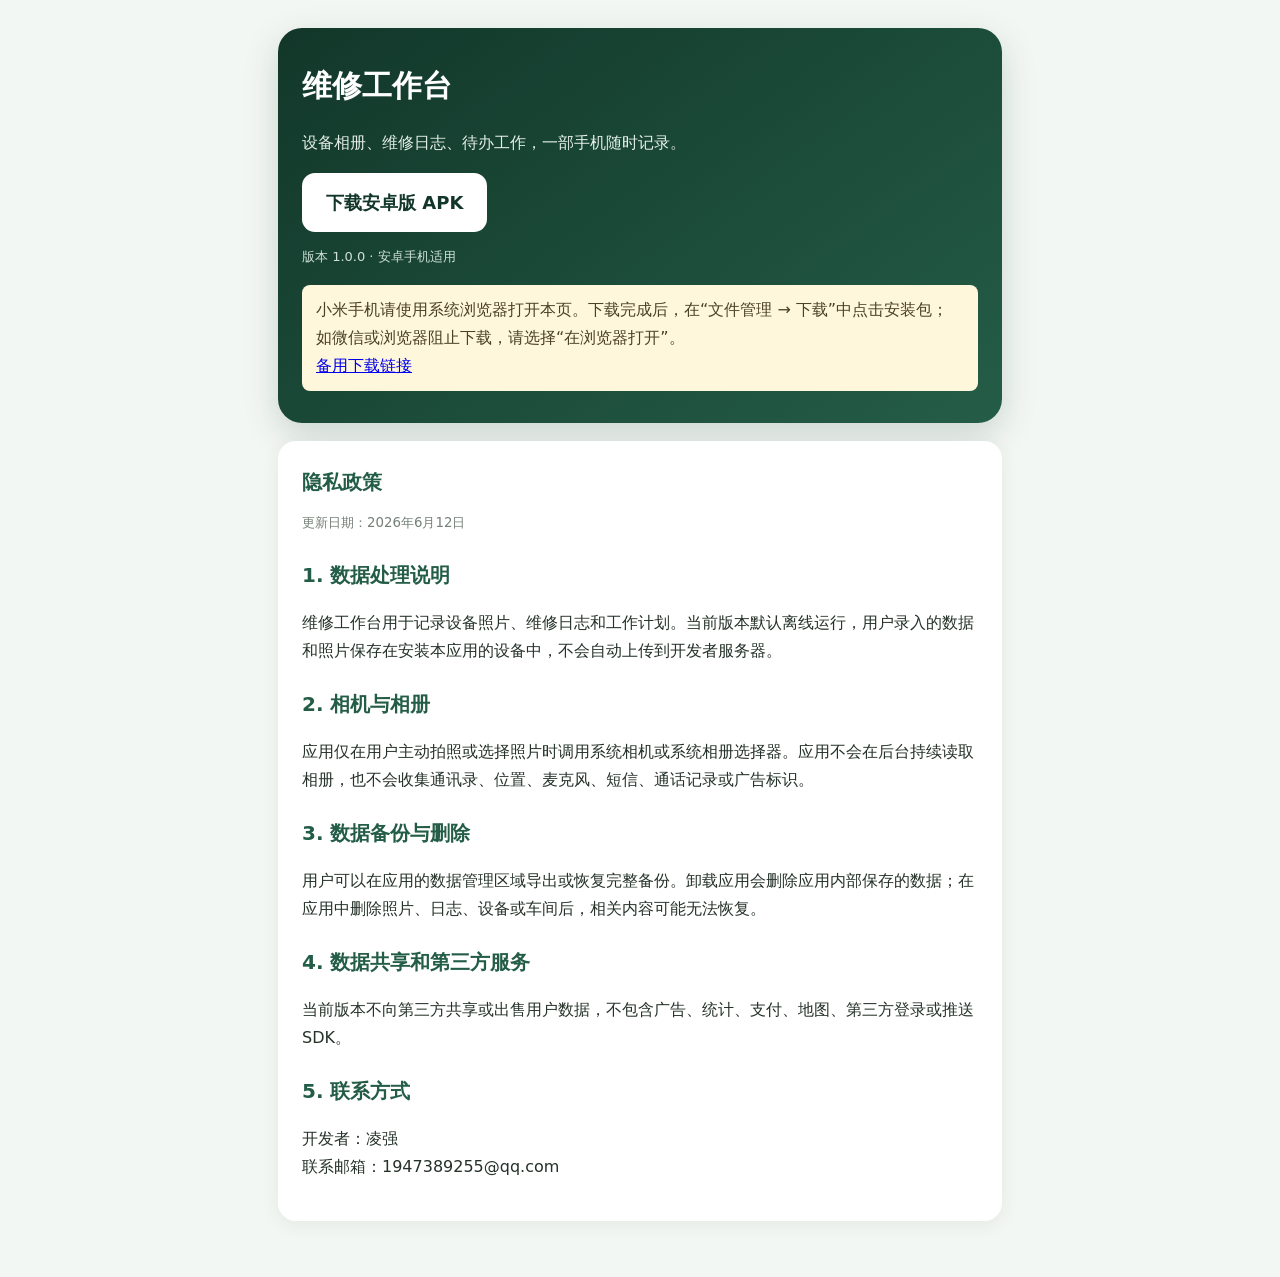
<file: index.html>
<!doctype html>
<html lang="zh-CN">
<head>
  <meta charset="UTF-8">
  <meta name="viewport" content="width=device-width, initial-scale=1">
  <title>维修工作台安卓版下载</title>
  <style>
    * { box-sizing: border-box; }
    body { margin: 0; background: #f3f7f4; color: #253229; font: 16px/1.75 system-ui, -apple-system, "Segoe UI", sans-serif; }
    .wrap { max-width: 760px; margin: auto; padding: 28px 18px 56px; }
    .hero { padding: 32px 24px; color: #fff; background: linear-gradient(145deg, #12372a, #245d47); border-radius: 24px; box-shadow: 0 12px 35px #12372a2d; }
    .hero h1 { margin: 0 0 8px; font-size: 30px; }
    .hero p { color: #e4efe9; }
    .download { display: inline-block; padding: 14px 24px; color: #12372a; background: #fff; border-radius: 13px; font-size: 18px; font-weight: 700; text-decoration: none; }
    .meta { margin-top: 14px; color: #cfe0d7; font-size: 13px; }
    .note { margin-top: 16px; padding: 11px 14px; color: #4a4126; background: #fff7dc; border-radius: 8px; }
    .card { margin-top: 18px; padding: 24px; background: #fff; border-radius: 18px; box-shadow: 0 4px 18px #193d2e12; }
    h2 { margin: 22px 0 8px; color: #245d47; font-size: 20px; }
    .card h2:first-child { margin-top: 0; }
    small { color: #748078; }
  </style>
</head>
<body>
  <main class="wrap">
    <section class="hero">
      <h1>维修工作台</h1>
      <p>设备相册、维修日志、待办工作，一部手机随时记录。</p>
      <a class="download" href="maintenance-workdesk-1.0.0.apk">下载安卓版 APK</a>
      <div class="meta">版本 1.0.0 · 安卓手机适用</div>
      <div class="note">
        小米手机请使用系统浏览器打开本页。下载完成后，在“文件管理 → 下载”中点击安装包；
        如微信或浏览器阻止下载，请选择“在浏览器打开”。
        <br><a href="https://raw.githubusercontent.com/lingqiang52099/maintenance-workdesk-privacy/main/maintenance-workdesk-1.0.0.apk">备用下载链接</a>
      </div>
    </section>

    <section class="card">
      <h2>隐私政策</h2>
      <small>更新日期：2026年6月12日</small>
      <h2>1. 数据处理说明</h2>
      <p>维修工作台用于记录设备照片、维修日志和工作计划。当前版本默认离线运行，用户录入的数据和照片保存在安装本应用的设备中，不会自动上传到开发者服务器。</p>
      <h2>2. 相机与相册</h2>
      <p>应用仅在用户主动拍照或选择照片时调用系统相机或系统相册选择器。应用不会在后台持续读取相册，也不会收集通讯录、位置、麦克风、短信、通话记录或广告标识。</p>
      <h2>3. 数据备份与删除</h2>
      <p>用户可以在应用的数据管理区域导出或恢复完整备份。卸载应用会删除应用内部保存的数据；在应用中删除照片、日志、设备或车间后，相关内容可能无法恢复。</p>
      <h2>4. 数据共享和第三方服务</h2>
      <p>当前版本不向第三方共享或出售用户数据，不包含广告、统计、支付、地图、第三方登录或推送 SDK。</p>
      <h2>5. 联系方式</h2>
      <p>开发者：凌强<br>联系邮箱：1947389255@qq.com</p>
    </section>
  </main>
</body>
</html>
</file>
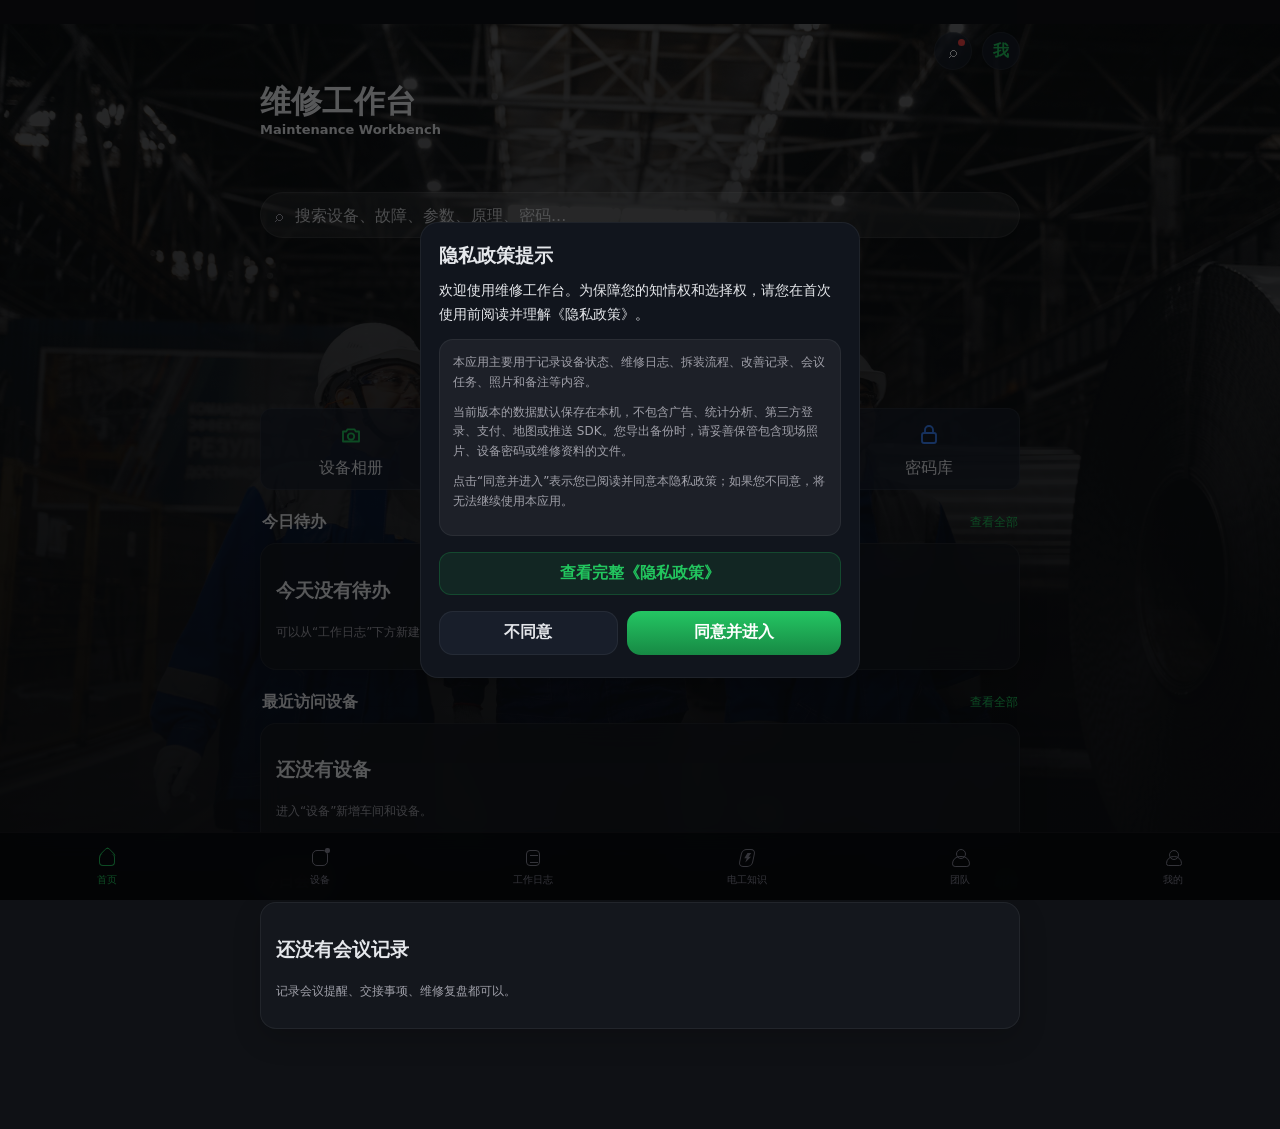
<file: app/index.html>
<!doctype html>
<html lang="zh-CN">
<head>
  <meta charset="UTF-8">
  <meta name="viewport" content="width=device-width, initial-scale=1, minimum-scale=1, maximum-scale=1, user-scalable=no, viewport-fit=cover">
  <meta name="theme-color" content="#0F1115">
  <meta name="description" content="维修工作台 Maintenance Workbench：设备知识库、故障案例、拆装流程、设备原理、改善记录、密码库、团队共享与本地备份。">
  <meta name="apple-mobile-web-app-capable" content="yes">
  <meta name="apple-mobile-web-app-status-bar-style" content="black-translucent">
  <meta name="apple-mobile-web-app-title" content="维修工作台">
  <title>维修工作台</title>
  <link rel="manifest" href="manifest.json">
  <link rel="apple-touch-icon" href="icon-1024.png">
  <link rel="stylesheet" href="styles.css?v=1.5.5">
</head>
<body>
  <div class="app-bg" aria-hidden="true"></div>
  <div id="app"></div>
  <nav id="bottom-nav" class="bottom-nav">
    <button data-page="home" class="nav-item active"><span class="nav-icon home-icon"></span><small>首页</small></button>
    <button data-page="workshops" class="nav-item"><span class="nav-icon device-icon"></span><small>设备</small></button>
    <button data-page="logs" class="nav-item"><span class="nav-icon log-icon"></span><small>工作日志</small></button>
    <button data-page="electrical" class="nav-item"><span class="nav-icon electrical-icon"></span><small>电工知识</small></button>
    <button data-page="team" class="nav-item"><span class="nav-icon team-icon"></span><small>团队</small></button>
    <button data-page="me" class="nav-item"><span class="nav-icon me-icon"></span><small>我的</small></button>
  </nav>
  <div id="modal-root"></div>
  <input id="file-input" type="file" accept="image/*" multiple hidden>
  <script src="ui-interactions.js?v=1.5.5"></script>
  <script src="app.bundle.js?v=1.5.5"></script>
  <script>
    if ('serviceWorker' in navigator) {
      window.addEventListener('load', () => navigator.serviceWorker.register('./service-worker.js'));
    }
  </script>
</body>
</html>
</file>
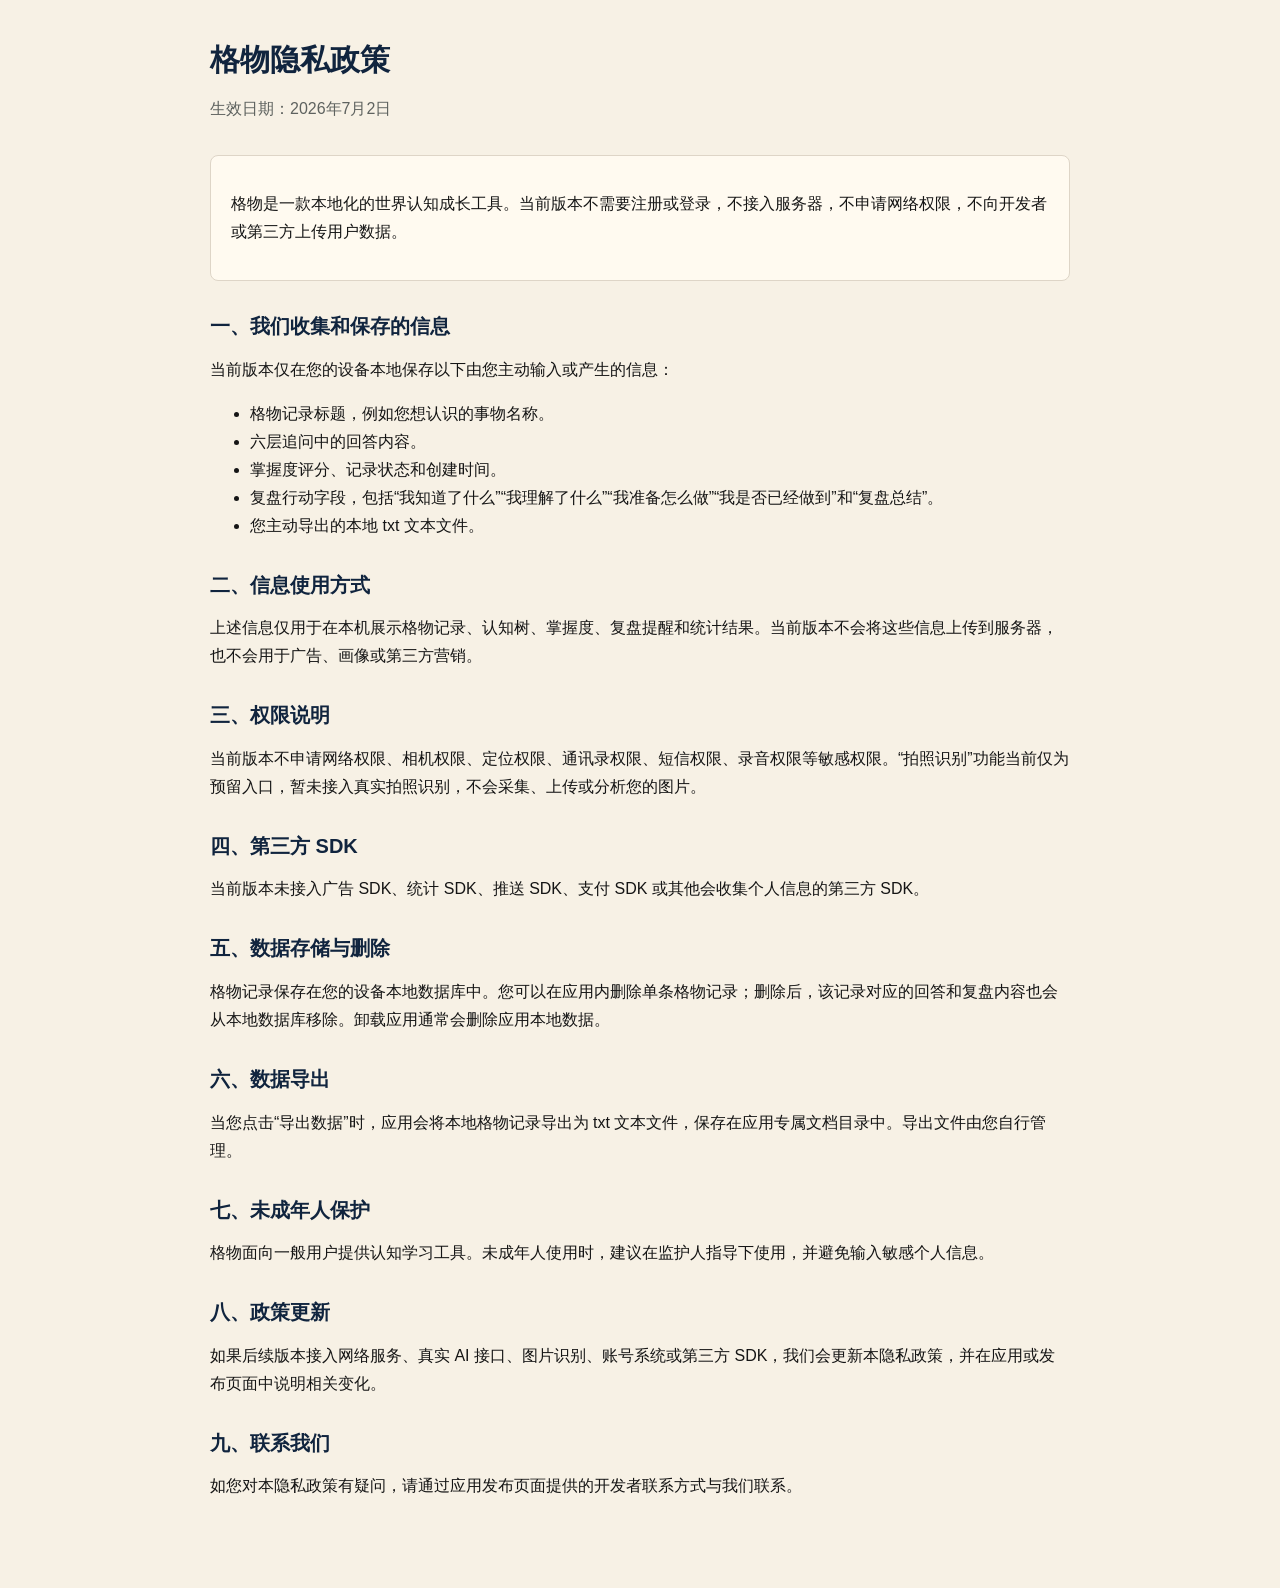
<file: gewu-privacy-policy.html>
<!doctype html>
<html lang="zh-CN">
<head>
  <meta charset="utf-8">
  <meta name="viewport" content="width=device-width, initial-scale=1">
  <title>格物隐私政策</title>
  <style>
    body { margin: 0; font-family: -apple-system, BlinkMacSystemFont, "Segoe UI", "Microsoft YaHei", sans-serif; color: #151515; background: #f7f1e5; line-height: 1.75; }
    main { max-width: 860px; margin: 0 auto; padding: 40px 20px 72px; }
    h1, h2 { color: #10243e; line-height: 1.3; }
    h1 { font-size: 30px; margin: 0 0 8px; }
    h2 { font-size: 20px; margin-top: 32px; }
    p, li { font-size: 16px; }
    .meta { color: #5e625f; margin-bottom: 32px; }
    .card { background: #fffaf0; border: 1px solid #ded5c7; border-radius: 8px; padding: 18px 20px; }
  </style>
</head>
<body>
<main>
  <h1>格物隐私政策</h1>
  <p class="meta">生效日期：2026年7月2日</p>

  <div class="card">
    <p>格物是一款本地化的世界认知成长工具。当前版本不需要注册或登录，不接入服务器，不申请网络权限，不向开发者或第三方上传用户数据。</p>
  </div>

  <h2>一、我们收集和保存的信息</h2>
  <p>当前版本仅在您的设备本地保存以下由您主动输入或产生的信息：</p>
  <ul>
    <li>格物记录标题，例如您想认识的事物名称。</li>
    <li>六层追问中的回答内容。</li>
    <li>掌握度评分、记录状态和创建时间。</li>
    <li>复盘行动字段，包括“我知道了什么”“我理解了什么”“我准备怎么做”“我是否已经做到”和“复盘总结”。</li>
    <li>您主动导出的本地 txt 文本文件。</li>
  </ul>

  <h2>二、信息使用方式</h2>
  <p>上述信息仅用于在本机展示格物记录、认知树、掌握度、复盘提醒和统计结果。当前版本不会将这些信息上传到服务器，也不会用于广告、画像或第三方营销。</p>

  <h2>三、权限说明</h2>
  <p>当前版本不申请网络权限、相机权限、定位权限、通讯录权限、短信权限、录音权限等敏感权限。“拍照识别”功能当前仅为预留入口，暂未接入真实拍照识别，不会采集、上传或分析您的图片。</p>

  <h2>四、第三方 SDK</h2>
  <p>当前版本未接入广告 SDK、统计 SDK、推送 SDK、支付 SDK 或其他会收集个人信息的第三方 SDK。</p>

  <h2>五、数据存储与删除</h2>
  <p>格物记录保存在您的设备本地数据库中。您可以在应用内删除单条格物记录；删除后，该记录对应的回答和复盘内容也会从本地数据库移除。卸载应用通常会删除应用本地数据。</p>

  <h2>六、数据导出</h2>
  <p>当您点击“导出数据”时，应用会将本地格物记录导出为 txt 文本文件，保存在应用专属文档目录中。导出文件由您自行管理。</p>

  <h2>七、未成年人保护</h2>
  <p>格物面向一般用户提供认知学习工具。未成年人使用时，建议在监护人指导下使用，并避免输入敏感个人信息。</p>

  <h2>八、政策更新</h2>
  <p>如果后续版本接入网络服务、真实 AI 接口、图片识别、账号系统或第三方 SDK，我们会更新本隐私政策，并在应用或发布页面中说明相关变化。</p>

  <h2>九、联系我们</h2>
  <p>如您对本隐私政策有疑问，请通过应用发布页面提供的开发者联系方式与我们联系。</p>
</main>
</body>
</html>
</file>
<file: app/styles.css>
:root {
  --bg: #0F1115;
  --card: rgba(22, 26, 32, .78);
  --card-solid: #161A20;
  --card-2: rgba(26, 33, 46, .82);
  --line: rgba(255,255,255,.06);
  --line-strong: rgba(255,255,255,.10);
  --green: #22C55E;
  --orange: #F59E0B;
  --red: #EF4444;
  --blue: #3B82F6;
  --text: #E5E7EB;
  --muted: #A1A1AA;
  --subtle: #6B7280;
}

* { box-sizing: border-box; -webkit-tap-highlight-color: transparent; -webkit-touch-callout: none; -webkit-user-select: none; user-select: none; }
html { width: 100%; max-width: 100%; margin: 0; min-height: 100%; overflow-x: hidden; background: var(--bg); -webkit-text-size-adjust: 100%; text-size-adjust: 100%; }
body { width: 100%; max-width: 100%; margin: 0; min-height: 100%; overflow-x: hidden; background: transparent; color: var(--text); font-family: "HarmonyOS Sans SC", system-ui, -apple-system, BlinkMacSystemFont, "Segoe UI", "Microsoft YaHei", sans-serif; touch-action: manipulation; }
button, input, textarea, select { font: inherit; }
input, textarea, select, [contenteditable="true"], .selectable { -webkit-touch-callout: default; -webkit-user-select: text; user-select: text; }
button { cursor: pointer; }
img { max-width: 100%; -webkit-user-drag: none; user-drag: none; }
.app-bg { position: fixed; inset: 0; z-index: -1; background: #0F1115 url("industrial-bg.jpg") center center / contain no-repeat; }
.app-bg::after { position: absolute; inset: 0; background: rgba(15,17,21,.85); content: ""; transition: background .2s ease; }
body.home-page .app-bg::after { background: linear-gradient(180deg, rgba(15,17,21,.58), rgba(15,17,21,.82) 52%, rgba(15,17,21,.96)); }
body.light-mode { --bg: #F3F4F6; --card: rgba(255,255,255,.86); --card-solid: #FFFFFF; --card-2: rgba(255,255,255,.92); --line: rgba(17,24,39,.12); --text: #111827; --muted: #374151; --subtle: #6B7280; }
body.light-mode .app-bg::after { background: rgba(243,244,246,.72); }
body.light-mode.home-page .app-bg::after { background: linear-gradient(180deg, rgba(243,244,246,.55), rgba(243,244,246,.86) 55%, rgba(243,244,246,.96)); }
body.light-mode .card, body.light-mode .glass { box-shadow: 0 10px 24px rgba(15,23,42,.08); }
#app { width: 100%; max-width: 100%; min-height: 100vh; overflow-x: hidden; padding: max(14px, env(safe-area-inset-top)) 16px calc(90px + env(safe-area-inset-bottom)); }
.page { width: 100%; min-width: 0; max-width: 760px; margin: 0 auto; animation: page-in .22s ease-out; }
@keyframes page-in { from { opacity: 0; transform: translateY(5px); } to { opacity: 1; transform: translateY(0); } }
.card, .glass { border: 1px solid var(--line); border-radius: 16px; background: var(--card); box-shadow: 0 10px 28px rgba(0,0,0,.18); backdrop-filter: blur(12px); }
.section-head, .topbar, .card-head, .split { display: flex; align-items: center; justify-content: space-between; gap: 12px; }
.page-title { margin: 0; color: var(--text); font-size: 22px; font-weight: 800; }
.page-subtitle, .muted { color: var(--muted); font-size: 12px; line-height: 1.55; }
.topbar { margin-bottom: 14px; }
.topbar h1 { margin: 0; overflow: hidden; font-size: 21px; font-weight: 800; text-overflow: ellipsis; white-space: nowrap; }
.topbar p { margin: 4px 0 0; color: var(--muted); font-size: 12px; }
.back, .more, .round { display: grid; width: 38px; height: 38px; place-items: center; border: 1px solid var(--line); border-radius: 50%; background: rgba(26,33,46,.70); color: var(--text); }
.hero { min-height: 410px; padding: 18px 0 0; background: transparent; box-shadow: none; border: 0; }
.hero-top { display: flex; justify-content: flex-end; gap: 10px; }
.notify { position: relative; }
.notify::after { position: absolute; top: 6px; right: 6px; width: 7px; height: 7px; border-radius: 50%; background: var(--red); content: ""; }
.avatar { overflow: hidden; background: rgba(26,33,46,.72); }
.avatar img { width: 100%; height: 100%; object-fit: cover; }
.avatar::after { content: "我"; color: var(--green); font-weight: 800; }
.hero-copy { margin-top: 14px; }
.hero-copy h1 { margin: 0; font-size: 31px; line-height: 1.1; font-weight: 900; letter-spacing: .2px; }
.hero-copy h2 { margin: 4px 0 0; font-size: 13px; color: #E5E7EB; }
.marquee { overflow: hidden; margin-top: 12px; color: rgba(229,231,235,.78); white-space: nowrap; font-size: 12px; }
body.light-mode .hero-copy h2, body.light-mode .marquee { color: rgba(17,24,39,.86); text-shadow: 0 1px 12px rgba(255,255,255,.7); }
.marquee span { display: inline-block; padding-left: 100%; animation: marquee 14s linear infinite; }
@keyframes marquee { to { transform: translateX(-100%); } }
.search-box { display: flex; align-items: center; gap: 10px; min-height: 46px; margin-top: 26px; padding: 0 14px; border: 1px solid rgba(255,255,255,.08); border-radius: 999px; background: rgba(255,255,255,.08); color: var(--muted); }
.search-box.inline { margin: 12px 0; border-radius: 14px; background: var(--card-2); }
.search-box input { min-width: 0; flex: 1; border: 0; outline: 0; background: transparent; color: var(--text); }
.search-box input::placeholder { color: currentColor; opacity: .86; }
body.light-mode .search-box { border-color: rgba(17,24,39,.16); background: rgba(255,255,255,.92); color: #111827; box-shadow: 0 8px 20px rgba(15,23,42,.08); }
.quick-grid { display: grid; grid-template-columns: repeat(4, 1fr); gap: 10px; margin-top: 170px; }
.quick-card { min-height: 76px; padding: 10px 6px; border: 1px solid var(--line); border-radius: 12px; background: rgba(26,33,46,.72); color: var(--text); text-align: center; }
body.light-mode .quick-card { background: rgba(255,255,255,.9); color: #111827; border-color: rgba(17,24,39,.12); box-shadow: 0 8px 18px rgba(15,23,42,.07); }
.quick-card b, .function-card b { display: grid; width: 32px; height: 32px; margin: 0 auto 7px; place-items: center; color: var(--green); font-size: 0; }
.quick-card b svg, .function-card b svg { width: 24px; height: 24px; stroke: currentColor; fill: none; stroke-width: 1.85; stroke-linecap: round; stroke-linejoin: round; }
.quick-card.orange b { color: var(--orange); }
.quick-card.purple b { color: #A855F7; }
.quick-card.blue b { color: var(--blue); }
.section-head { margin: 22px 2px 10px; }
.section-head h2 { margin: 0; font-size: 16px; }
.section-head span, .link { color: var(--green); font-size: 12px; }
.list { overflow: hidden; }
.row { display: flex; align-items: center; min-height: 62px; padding: 12px 13px; border-bottom: 1px solid var(--line); }
.row:last-child { border-bottom: 0; }
.row-main { min-width: 0; flex: 1; }
.row-title { display: block; overflow: hidden; color: var(--text); font-size: 14px; font-weight: 750; text-overflow: ellipsis; white-space: nowrap; }
.row-meta { display: block; margin-top: 4px; color: var(--muted); font-size: 11px; }
.knowledge-row { position: relative; padding-left: 17px; }
.timeline-mark { width: 7px; height: 7px; margin-right: 11px; flex: 0 0 auto; border-radius: 50%; background: var(--green); box-shadow: 0 0 0 5px rgba(34,197,94,.10); }
.timeline-mark.red { background: var(--red); box-shadow: 0 0 0 5px rgba(239,68,68,.10); }
.timeline-mark.warn { background: var(--orange); box-shadow: 0 0 0 5px rgba(245,158,11,.10); }
.timeline-mark.blue { background: var(--blue); box-shadow: 0 0 0 5px rgba(59,130,246,.10); }
.knowledge-list .row-meta { display: -webkit-box; overflow: hidden; -webkit-box-orient: vertical; -webkit-line-clamp: 1; white-space: normal; }
.dot { width: 8px; height: 8px; margin-right: 10px; flex: 0 0 auto; border-radius: 50%; background: var(--green); }
.dot.urgent, .badge.urgent { background: rgba(239,68,68,.14); color: #FCA5A5; }
.dot.urgent { background: var(--red); }
.dot.doing { background: var(--orange); }
.dot.info { background: var(--blue); }
.badge { display: inline-flex; align-items: center; justify-content: center; min-width: 42px; padding: 4px 8px; border-radius: 999px; background: rgba(34,197,94,.12); color: var(--green); font-size: 11px; font-weight: 800; }
.badge.warn { background: rgba(245,158,11,.12); color: #FCD34D; }
.badge.red { background: rgba(239,68,68,.14); color: #FCA5A5; }
.badge.blue { background: rgba(59,130,246,.13); color: #93C5FD; }
.h-scroll { display: flex; gap: 10px; overflow-x: auto; padding: 1px 1px 4px; }
.device-mini { width: 122px; flex: 0 0 auto; overflow: hidden; }
.device-mini img, .image-fallback { width: 100%; height: 78px; object-fit: cover; background: rgba(255,255,255,.07); }
.image-fallback { display: grid; place-items: center; color: var(--green); font-weight: 800; }
.device-mini div { padding: 9px; }
.device-mini strong { display: block; overflow: hidden; font-size: 12px; text-overflow: ellipsis; white-space: nowrap; }
.device-mini small { color: var(--muted); font-size: 10px; }
.btn { min-height: 44px; padding: 10px 15px; border: 0; border-radius: 14px; background: linear-gradient(180deg, #24C663, #178944); color: #fff; font-weight: 850; }
.btn.secondary { border: 1px solid var(--line); background: var(--card-2); color: var(--text); }
body.light-mode .btn.secondary, body.light-mode .chip, body.light-mode .round, body.light-mode .back, body.light-mode .more { border-color: rgba(17,24,39,.14); background: rgba(255,255,255,.92); color: #111827; }
.btn.danger { background: linear-gradient(180deg, #EF4444, #B91C1C); }
.btn.small { min-height: 34px; padding: 7px 12px; border-radius: 12px; font-size: 12px; }
.btn:disabled { opacity: .38; cursor: default; }
.flow-run-button { width: 100%; margin: 4px 0 14px; }
.grid-list { display: grid; gap: 10px; }
.workshop-card, .device-card { position: relative; display: grid; align-items: center; gap: 12px; grid-template-columns: 58px minmax(0, 1fr) auto; min-height: 76px; padding: 12px; overflow: hidden; }
.workshop-icon { display: grid; width: 52px; height: 52px; overflow: hidden; place-items: center; border: 1px solid rgba(34,197,94,.20); border-radius: 14px; background: rgba(34,197,94,.10); color: var(--green); transition: transform .16s; }
.workshop-icon img { width: 100%; height: 100%; object-fit: cover; }
.workshop-icon svg { width: 26px; height: 26px; stroke: currentColor; fill: none; stroke-width: 1.8; }
.edit-mode-actions { position: absolute; z-index: 3; top: 50%; right: 8px; display: none; align-items: center; gap: 6px; padding: 6px; border: 1px solid var(--line); border-radius: 12px; background: rgba(10,13,18,.94); box-shadow: 0 8px 24px rgba(0,0,0,.24); transform: translateY(-50%); }
.edit-mode-action { min-width: 48px; min-height: 38px; flex: 0 0 auto; padding: 7px 10px; border: 1px solid rgba(34,197,94,.24); border-radius: 9px; background: rgba(34,197,94,.12); color: var(--green); font-size: 12px; font-weight: 800; white-space: nowrap; }
.edit-mode-action.danger { border-color: rgba(239,68,68,.24); background: rgba(239,68,68,.12); color: #FCA5A5; }
.hold-edit-card.is-editing { z-index: 2; animation: edit-jiggle 150ms ease-in-out infinite alternate; }
.hold-edit-card.is-editing .edit-mode-actions { display: flex; }
.hold-edit-card.is-editing > .chev { visibility: hidden; }
@keyframes edit-jiggle { from { transform: rotate(-.6deg); } to { transform: rotate(.6deg); } }
.chev { color: var(--muted); font-size: 22px; }
.thumb { width: 58px; height: 58px; overflow: hidden; border-radius: 12px; background: rgba(255,255,255,.08); }
.thumb img { width: 100%; height: 100%; object-fit: cover; }
.device-hero { overflow: hidden; margin-bottom: 12px; }
.device-hero img, .device-cover-empty { width: 100%; height: 205px; object-fit: cover; }
.device-cover-empty { display: grid; place-items: center; background: rgba(255,255,255,.07); color: var(--green); font-size: 26px; font-weight: 900; }
.function-grid { display: grid; grid-template-columns: repeat(3, 1fr); gap: 8px; margin: 12px 0; }
.function-card { min-height: 74px; padding: 9px; border: 1px solid var(--line); border-radius: 14px; background: var(--card); color: var(--text); text-align: left; }
body.light-mode .function-card { background: rgba(255,255,255,.92); color: #111827; border-color: rgba(17,24,39,.12); }
.function-card b { margin: 0 0 5px; }
.function-card small { color: var(--muted); font-size: 10px; }
.tabs, .filter-row { display: flex; gap: 8px; max-width: 100%; overflow-x: auto; margin: 12px 0; padding-bottom: 2px; touch-action: pan-x; scrollbar-width: none; }
.tabs::-webkit-scrollbar, .filter-row::-webkit-scrollbar, .h-scroll::-webkit-scrollbar { display: none; }
.chip { flex: 0 0 auto; padding: 8px 12px; border: 1px solid var(--line); border-radius: 999px; background: rgba(26,33,46,.62); color: var(--muted); font-size: 12px; }
.chip.active { border-color: rgba(34,197,94,.34); background: rgba(34,197,94,.12); color: var(--green); }
.record-card, .flow-card, .profile-card, .empty { margin-bottom: 10px; padding: 15px; }
.record-card h3, .flow-card h3, .profile-card h3 { margin: 9px 0 5px; font-size: 15px; }
.record-card p, .flow-card p, .empty p { color: var(--muted); font-size: 12px; line-height: 1.6; }
.photo-grid { display: grid; grid-template-columns: repeat(2, 1fr); gap: 10px; }
.photo-card { position: relative; overflow: hidden; transition: transform .16s, filter .16s; }
.photo-card img { width: 100%; height: 160px; object-fit: cover; }
.photo-card-copy { padding: 9px 12px 11px; }
.photo-card strong { display: block; overflow: hidden; font-size: 12px; text-overflow: ellipsis; white-space: nowrap; }
.photo-card small { color: var(--muted); font-size: 10px; }
.icon-btn { border: 0; background: transparent; color: var(--muted); }
.photo-menu { position: absolute; right: 7px; bottom: 8px; width: 30px; height: 30px; border-radius: 50%; background: rgba(15,17,21,.72); color: var(--text); }
.photo-card-gallery { display: grid; grid-template-columns: repeat(2, minmax(0, 1fr)); gap: 2px; padding: 0; overflow: hidden; background: #090C11; }
.photo-card-gallery .gallery-thumb { position: relative; display: block; min-width: 0; overflow: hidden; }
.photo-card-gallery .gallery-thumb:only-child { grid-column: 1 / -1; }
.photo-card-gallery img { display: block; width: 100%; height: 104px; object-fit: cover; }
.photo-more { position: absolute; inset: 0; display: grid; place-items: center; background: rgba(3,6,10,.58); color: #fff; font-size: 18px; font-weight: 900; }
.image-failed { display: grid; min-height: 92px; place-items: center; color: var(--muted); font-size: 11px; }
.flow-steps { display: grid; gap: 9px; margin-top: 10px; }
.flow-step { display: grid; grid-template-columns: 32px 58px 1fr; gap: 10px; align-items: center; padding: 10px; border: 1px solid var(--line); border-radius: 14px; background: rgba(15,17,21,.45); }
.flow-step .no { display: grid; width: 29px; height: 29px; place-items: center; border-radius: 50%; background: var(--green); color: #03110A; font-weight: 900; }
.flow-step.important .no { background: var(--red); color: #fff; }
.flow-step img { width: 58px; height: 58px; object-fit: cover; border-radius: 10px; background: rgba(255,255,255,.08); }
.flow-step-editor-list { display: grid; gap: 12px; margin: 14px 0; }
.flow-step-editor { padding: 12px; border: 1px solid var(--line); border-radius: 16px; background: rgba(26,33,46,.72); }
.flow-step-editor.is-reordering { border-color: rgba(34,197,94,.42); animation: edit-jiggle 150ms ease-in-out infinite alternate; }
.flow-step-editor header { display: flex; align-items: center; justify-content: space-between; gap: 10px; margin-bottom: 9px; }
.flow-step-editor header b { color: var(--green); font-size: 14px; }
.flow-step-editor header span { color: var(--subtle); font-size: 10px; }
.flow-step-editor > img { display: block; width: 100%; max-height: 360px; border-radius: 13px; background: #080B10; object-fit: contain; }
.flow-step-editor .textarea { min-height: 72px; margin-top: 9px; }
.flow-step-tools { display: flex; gap: 7px; overflow-x: auto; padding-top: 2px; scrollbar-width: none; }
.flow-step-tools::-webkit-scrollbar { display: none; }
.danger-text { color: #FCA5A5; }
.photo-annotator { position: fixed; z-index: 500; inset: 0; display: grid; grid-template-rows: auto auto 1fr auto; gap: 10px; padding: max(12px, env(safe-area-inset-top)) 12px max(14px, env(safe-area-inset-bottom)); overflow: hidden; background: #070A0F; color: #E5E7EB; }
.photo-annotator > header { display: flex; align-items: center; justify-content: space-between; gap: 12px; }
.photo-annotator h2 { margin: 2px 0 0; font-size: 18px; }
.photo-annotator header button { width: 42px; height: 42px; border: 1px solid rgba(255,255,255,.12); border-radius: 50%; background: rgba(255,255,255,.08); color: #fff; font-size: 25px; }
.annotator-toolbar { display: flex; align-items: center; gap: 7px; overflow-x: auto; scrollbar-width: none; }
.annotator-toolbar::-webkit-scrollbar { display: none; }
.annotator-toolbar .input { width: 220px; min-width: 180px; }
.annotator-stage { display: grid; min-height: 0; place-items: center; overflow: auto; border: 1px solid rgba(255,255,255,.08); border-radius: 14px; background: #020407; }
.annotator-stage canvas { display: block; max-width: 100%; max-height: 100%; touch-action: none; }
.photo-annotator footer { display: grid; grid-template-columns: 1fr 1.35fr; gap: 10px; }
.field { margin-bottom: 13px; }
.field.two { display: grid; grid-template-columns: 1fr 1fr; gap: 9px; }
.field label { display: block; margin-bottom: 6px; color: var(--muted); font-size: 12px; font-weight: 800; }
.photo-picker { position: relative; display: grid !important; grid-template-columns: 42px 1fr auto; align-items: center; gap: 11px; min-height: 68px; margin: 0 !important; padding: 11px 13px; overflow: hidden; border: 1px solid rgba(34,197,94,.20); border-radius: 14px; background: rgba(34,197,94,.07); color: var(--text) !important; cursor: pointer; }
.photo-picker input { position: absolute; z-index: 2; inset: 0; width: 100%; height: 100%; opacity: 0; cursor: pointer; }
.photo-picker-icon { display: grid; width: 42px; height: 42px; place-items: center; border: 1px solid rgba(34,197,94,.28); border-radius: 12px; background: rgba(34,197,94,.13); color: var(--green); font-size: 24px; }
.photo-picker b, .photo-picker small { display: block; }
.photo-picker b { color: var(--text); font-size: 13px; }
.photo-picker small { margin-top: 3px; color: var(--muted); font-size: 10px; font-weight: 500; }
.photo-picker i { color: var(--green); font-size: 24px; font-style: normal; }
body.light-mode .photo-picker { border-color: rgba(22,163,74,.20); background: rgba(22,163,74,.07); }
body.light-mode .photo-picker b { color: #111827; }
.input, .textarea, .select { width: 100%; min-height: 44px; padding: 11px 12px; border: 1px solid var(--line); border-radius: 12px; outline: 0; background: rgba(15,17,21,.70); color: var(--text); }
body.light-mode .input, body.light-mode .textarea, body.light-mode .select { background: rgba(255,255,255,.96); color: #111827; border-color: rgba(17,24,39,.16); }
.textarea { min-height: 92px; resize: vertical; }
.preview-grid { display: grid; grid-template-columns: repeat(3, 1fr); gap: 8px; margin: 10px 0; }
.preview-grid img { width: 100%; aspect-ratio: 1; object-fit: cover; border-radius: 12px; background: rgba(255,255,255,.08); cursor: zoom-in; }
.preview-grid .gallery-thumb { position: relative; display: block; min-width: 0; }
.preview-grid .gallery-thumb img { display: block; }
.editable-photo-grid { display: grid; grid-template-columns: repeat(3, minmax(0, 1fr)); gap: 8px; margin: 10px 0 16px; }
.editable-photo-grid figure { position: relative; min-width: 0; margin: 0; }
.editable-photo-grid img { display: block; width: 100%; aspect-ratio: 1; object-fit: cover; border-radius: 12px; background: rgba(255,255,255,.08); }
.editable-photo-grid button { position: absolute; top: 5px; right: 5px; display: grid; width: 30px; height: 30px; place-items: center; border: 1px solid rgba(255,255,255,.18); border-radius: 50%; background: rgba(127,29,29,.88); color: #fff; font-size: 20px; }
.editable-photo-grid figcaption { position: absolute; bottom: 5px; left: 6px; min-width: 24px; padding: 3px 6px; border-radius: 999px; background: rgba(3,6,10,.72); color: #fff; font-size: 10px; text-align: center; }
.gallery-viewer { position: fixed; z-index: 400; inset: 0; overflow: hidden; background: #020407; color: #E5E7EB; }
.gallery-bar { position: absolute; z-index: 3; top: max(10px, env(safe-area-inset-top)); right: 10px; left: 10px; display: flex; align-items: center; justify-content: space-between; gap: 12px; min-width: 0; pointer-events: none; }
.gallery-bar strong { min-width: 0; max-width: calc(100% - 58px); overflow: hidden; padding: 7px 10px; border-radius: 10px; background: rgba(2,4,7,.56); font-size: 13px; text-overflow: ellipsis; white-space: nowrap; }
.gallery-bar button { width: 42px; height: 42px; flex: 0 0 auto; border: 1px solid rgba(255,255,255,.16); border-radius: 50%; background: rgba(2,4,7,.68); color: #fff; font-size: 25px; pointer-events: auto; backdrop-filter: blur(8px); }
.gallery-stage { position: absolute; inset: 0; min-width: 0; min-height: 0; overflow: hidden; touch-action: none; }
.gallery-media { position: absolute; inset: 0; display: grid; min-width: 0; min-height: 0; place-items: center; overflow: hidden; touch-action: none; }
.gallery-media img { display: block; width: auto; max-width: 100vw; height: auto; max-height: 100vh; max-height: 100dvh; object-fit: contain; transform-origin: center; will-change: transform; }
.gallery-media p { color: #FCA5A5; font-size: 13px; }
.gallery-nav { position: absolute; z-index: 3; top: 50%; width: 44px; height: 56px; border: 0; border-radius: 12px; background: rgba(2,4,7,.38); color: #fff; font-size: 36px; opacity: .82; transform: translateY(-50%); backdrop-filter: blur(5px); }
.gallery-nav.previous { left: 4px; }
.gallery-nav.next { right: 4px; }
.gallery-nav:disabled { opacity: .16; }
.gallery-viewer footer { position: absolute; z-index: 3; right: 12px; bottom: max(10px, env(safe-area-inset-bottom)); left: 12px; display: grid; justify-items: center; gap: 3px; pointer-events: none; }
.gallery-count { font-size: 13px; font-weight: 850; }
.gallery-viewer footer small, .gallery-count { padding: 4px 8px; border-radius: 8px; background: rgba(2,4,7,.56); color: #E5E7EB; backdrop-filter: blur(6px); }
.gallery-viewer footer small { font-size: 10px; }
.image-viewer { position: fixed; z-index: 300; inset: 0; display: grid; grid-template-rows: auto 1fr auto; padding: max(14px, env(safe-area-inset-top)) 14px max(18px, env(safe-area-inset-bottom)); background: rgba(3,6,10,.96); color: #E5E7EB; }
.image-viewer-bar { display: flex; align-items: center; justify-content: space-between; min-height: 44px; gap: 12px; }
.image-viewer-bar strong { overflow: hidden; font-size: 15px; text-overflow: ellipsis; white-space: nowrap; }
.image-viewer-bar button { display: grid; width: 38px; height: 38px; flex: 0 0 auto; place-items: center; border: 1px solid rgba(255,255,255,.10); border-radius: 50%; background: rgba(255,255,255,.08); color: #E5E7EB; font-size: 25px; }
.image-viewer-stage { display: grid; min-height: 0; overflow: auto; place-items: center; overscroll-behavior: contain; touch-action: pinch-zoom; }
.image-viewer-stage img { display: block; width: auto; max-width: 100%; height: auto; max-height: 100%; object-fit: contain; border-radius: 12px; touch-action: pinch-zoom; }
.image-viewer > p { margin: 10px 0 0; color: #A1A1AA; font-size: 11px; text-align: center; }
.flow-runner { position: fixed; z-index: 250; inset: 0; display: grid; grid-template-rows: auto auto auto 1fr auto; overflow: hidden; padding: max(16px, env(safe-area-inset-top)) 16px max(18px, env(safe-area-inset-bottom)); background: radial-gradient(circle at 80% 0, rgba(34,197,94,.10), transparent 34%), #0B0E13; color: #E5E7EB; }
.flow-runner header { display: flex; align-items: center; justify-content: space-between; gap: 12px; }
.flow-runner h2 { margin: 3px 0 0; font-size: 20px; }
.eyebrow { color: var(--green); font-size: 9px; font-weight: 900; letter-spacing: 1.5px; }
.runner-close { display: grid; width: 38px; height: 38px; place-items: center; border: 1px solid rgba(255,255,255,.10); border-radius: 50%; background: rgba(255,255,255,.06); color: #E5E7EB; font-size: 24px; }
.runner-progress { height: 4px; overflow: hidden; margin-top: 17px; border-radius: 999px; background: rgba(255,255,255,.08); }
.runner-progress i { display: block; height: 100%; border-radius: inherit; background: var(--green); transition: width .22s ease; }
.runner-count { padding: 12px 0; color: #A1A1AA; font-size: 11px; }
.runner-card { position: relative; overflow-y: auto; padding: 18px; border: 1px solid rgba(255,255,255,.08); border-radius: 20px; background: rgba(22,26,32,.88); }
.runner-card.important { border-color: rgba(239,68,68,.34); }
.runner-number { display: grid; width: 38px; height: 38px; place-items: center; border-radius: 50%; background: var(--green); color: #04110A; font-weight: 950; }
.runner-card.important .runner-number { background: var(--red); color: #fff; }
.runner-photo { overflow: hidden; margin: 16px 0; border-radius: 16px; }
.runner-photo img { display: block; width: 100%; max-height: 42vh; object-fit: contain; background: #07090C; }
.runner-card h3 { margin: 17px 0 8px; font-size: 20px; }
.runner-card p { color: #A1A1AA; font-size: 14px; line-height: 1.75; }
.runner-warning { margin-top: 16px; padding: 12px; border: 1px solid rgba(239,68,68,.20); border-radius: 12px; background: rgba(239,68,68,.09); color: #FCA5A5; font-size: 12px; line-height: 1.6; }
.flow-runner footer { display: grid; grid-template-columns: 1fr 1.35fr; gap: 10px; padding-top: 14px; }
.modal-mask { position: fixed; z-index: 100; inset: 0; display: flex; align-items: flex-end; justify-content: center; background: rgba(0,0,0,.62); }
.modal { width: 100%; max-width: 760px; max-height: 92vh; overflow-y: auto; padding: 20px 18px calc(22px + env(safe-area-inset-bottom)); border: 1px solid var(--line); border-radius: 24px 24px 0 0; background: #11151D; color: var(--text); }
body.light-mode .modal { background: #F9FAFB; color: #111827; border-color: rgba(17,24,39,.12); }
body.light-mode .modal-close { background: rgba(17,24,39,.08); color: #111827; }
.modal.center { align-self: center; width: calc(100% - 34px); max-width: 440px; border-radius: 18px; }
.modal-head { display: flex; align-items: center; justify-content: space-between; margin-bottom: 14px; }
.modal-head h2 { margin: 0; font-size: 19px; }
.modal-close { width: 35px; height: 35px; border: 0; border-radius: 50%; background: rgba(255,255,255,.08); color: var(--muted); font-size: 22px; }
.modal-actions { display: grid; grid-template-columns: 1fr 1fr; gap: 9px; margin-top: 14px; }
.privacy-consent .modal-head { margin-bottom: 10px; }
.privacy-lead { margin: 0 0 12px; color: var(--text); font-size: 14px; line-height: 1.7; }
.privacy-box { margin: 12px 0; padding: 13px; border: 1px solid var(--line); border-radius: 14px; background: rgba(255,255,255,.05); color: var(--muted); font-size: 12px; line-height: 1.65; }
.privacy-box p, .privacy-policy-text p { margin: 0 0 10px; }
.privacy-link { width: 100%; margin: 4px 0 2px; padding: 10px; border: 1px solid rgba(34,197,94,.22); border-radius: 12px; background: rgba(34,197,94,.10); color: var(--green); font-weight: 850; }
.privacy-policy-text { max-height: 52vh; overflow-y: auto; padding-right: 4px; color: var(--muted); font-size: 12px; line-height: 1.7; }
.privacy-policy-text h3 { margin: 14px 0 7px; color: var(--text); font-size: 14px; }
.privacy-actions { grid-template-columns: 1fr 1.2fr; }
body.light-mode .privacy-box { background: rgba(17,24,39,.04); border-color: rgba(17,24,39,.12); color: #374151; }
body.light-mode .privacy-lead, body.light-mode .privacy-policy-text h3 { color: #111827; }
.settings-list { display: grid; gap: 9px; }
.data-safety { margin: 12px 0; padding: 15px; }
.data-safety h3 { margin: 3px 0 0; font-size: 16px; }
.data-safety > p { margin: 12px 0 0; color: var(--muted); font-size: 11px; line-height: 1.6; }
.safety-row { display: flex; align-items: center; justify-content: space-between; padding: 11px 0; border-bottom: 1px solid var(--line); color: var(--muted); font-size: 12px; }
.safety-row b { color: var(--green); }
.search-result .row-meta { display: -webkit-box; overflow: hidden; -webkit-box-orient: vertical; -webkit-line-clamp: 2; line-height: 1.45; white-space: normal; }
.toast { position: fixed; z-index: 300; bottom: 88px; left: 50%; max-width: calc(100% - 40px); padding: 10px 16px; border-radius: 999px; background: rgba(34,197,94,.95); color: #03110A; font-size: 13px; font-weight: 850; transform: translateX(-50%); }
.import-progress { position: fixed; z-index: 360; top: max(14px, env(safe-area-inset-top)); left: 50%; width: min(360px, calc(100% - 28px)); padding: 14px; border: 1px solid rgba(34,197,94,.24); border-radius: 16px; background: rgba(17,21,29,.96); color: #E5E7EB; box-shadow: 0 14px 40px rgba(0,0,0,.28); transform: translateX(-50%); backdrop-filter: blur(14px); }
.import-progress strong { font-size: 13px; }
.import-progress > span { float: right; color: var(--green); font-size: 12px; font-weight: 850; }
.import-progress > div { height: 4px; overflow: hidden; margin: 10px 0 7px; border-radius: 999px; background: rgba(255,255,255,.08); }
.import-progress i { display: block; width: 0; height: 100%; border-radius: inherit; background: var(--green); transition: width .18s ease; }
.import-progress small { display: block; overflow: hidden; color: #A1A1AA; font-size: 10px; text-overflow: ellipsis; white-space: nowrap; }
.bottom-nav { position: fixed; z-index: 20; right: 0; bottom: 0; left: 0; display: grid; grid-template-columns: repeat(6, 1fr); height: calc(68px + env(safe-area-inset-bottom)); padding-bottom: env(safe-area-inset-bottom); border-top: 1px solid var(--line); background: rgba(9,11,15,.92); backdrop-filter: blur(14px); }
body.light-mode .bottom-nav { background: rgba(255,255,255,.92); border-top-color: rgba(17,24,39,.12); }
.nav-item { display: flex; align-items: center; justify-content: center; flex-direction: column; border: 0; background: transparent; color: #8A8A9A; }
.nav-icon { position: relative; width: 22px; height: 22px; color: currentColor; }

@media (prefers-reduced-motion: reduce) {
  *, *::before, *::after { scroll-behavior: auto !important; animation-duration: .01ms !important; animation-iteration-count: 1 !important; transition-duration: .01ms !important; }
}

@media (max-width: 380px) {
  #app { padding-right: 12px; padding-left: 12px; }
  .field.two { grid-template-columns: 1fr; }
  .function-grid { grid-template-columns: repeat(2, minmax(0, 1fr)); }
  .editable-photo-grid { grid-template-columns: repeat(2, minmax(0, 1fr)); }
  .topbar .btn.small { max-width: 104px; white-space: normal; }
}
.nav-icon::before, .nav-icon::after { position: absolute; content: ""; border: 1.8px solid currentColor; border-radius: 4px; }
.home-icon::before { inset: 7px 3px 3px; border-top: 0; }
.home-icon::after { width: 12px; height: 12px; left: 5px; top: 2px; border-right: 0; border-bottom: 0; transform: rotate(45deg); }
.device-icon::before { inset: 3px; border-radius: 5px; }
.device-icon::after { width: 5px; height: 5px; right: 1px; top: 1px; background: currentColor; border: 0; border-radius: 2px; }
.log-icon::before { inset: 3px 4px; border-radius: 4px; }
.log-icon::after { left: 8px; top: 8px; width: 8px; height: 6px; border-right: 0; border-left: 0; border-radius: 0; }
.team-icon::before { width: 8px; height: 8px; left: 7px; top: 2px; border-radius: 50%; }
.team-icon::after { width: 16px; height: 9px; left: 3px; bottom: 2px; border-radius: 10px 10px 4px 4px; }
.electrical-icon::before { width: 12px; height: 16px; left: 4px; top: 2px; border-radius: 5px; transform: skewX(-12deg); }
.electrical-icon::after { width: 8px; height: 10px; left: 8px; top: 6px; border: 0; border-radius: 0; background: currentColor; clip-path: polygon(52% 0, 100% 0, 61% 42%, 92% 42%, 20% 100%, 39% 57%, 8% 57%); }
.me-icon::before { width: 8px; height: 8px; left: 7px; top: 3px; border-radius: 50%; }
.me-icon::after { width: 14px; height: 8px; left: 4px; bottom: 3px; border-radius: 12px 12px 4px 4px; }
.nav-item small { margin-top: 4px; font-size: 10px; white-space: nowrap; }
.nav-item.active { color: var(--green); }

.electrical-safety { display: grid; grid-template-columns: auto 1fr; gap: 12px; align-items: center; margin: 2px 0 14px; padding: 14px; border: 1px solid rgba(34,197,94,.24); border-radius: 16px; background: rgba(14,18,24,.94); box-shadow: 0 10px 24px rgba(0,0,0,.18); }
.electrical-safety b { display: block; margin-bottom: 3px; color: var(--text); font-size: 13px; }
.electrical-safety p { margin: 0; color: var(--muted); font-size: 11px; line-height: 1.55; }
.electrical-safety-mark { display: grid; width: 38px; height: 38px; place-items: center; border: 1px solid rgba(34,197,94,.32); border-radius: 12px; color: var(--green); font-size: 22px; }
.electrical-filter-label { margin: 12px 2px 7px; color: var(--muted); font-size: 11px; }
.electrical-card { min-height: 142px; border-color: rgba(255,255,255,.09); background: rgba(14,18,24,.94); }
.electrical-card .card-head { align-items: center; }
.electrical-card h3 { display: -webkit-box; overflow: hidden; margin: 9px 0 6px; -webkit-box-orient: vertical; -webkit-line-clamp: 2; }
.electrical-card > p { display: -webkit-box; overflow: hidden; -webkit-box-orient: vertical; -webkit-line-clamp: 2; }
.electrical-progress { display: flex; align-items: center; gap: 9px; margin-top: 10px; color: var(--muted); font-size: 11px; }
.electrical-progress i { display: block; height: 5px; min-width: 52px; flex: 1; overflow: hidden; border-radius: 99px; background: rgba(255,255,255,.08); }
.electrical-progress i::after { display: block; width: var(--progress, 0%); height: 100%; border-radius: inherit; background: var(--green); content: ""; }
.electrical-pin { color: var(--green); font-size: 11px; font-weight: 850; }
.electrical-step-list { display: grid; gap: 8px; margin: 14px 0; }
.electrical-step { display: grid; grid-template-columns: 28px minmax(0,1fr); gap: 9px; align-items: start; padding: 10px; border: 1px solid var(--line); border-radius: 13px; background: rgba(255,255,255,.025); }
.electrical-step.done { border-color: rgba(34,197,94,.25); background: rgba(34,197,94,.07); }
.electrical-step-number { display: grid; width: 28px; height: 28px; place-items: center; border-radius: 9px; background: rgba(34,197,94,.14); color: var(--green); font-size: 12px; font-weight: 900; }
.electrical-step b { display: block; color: var(--text); font-size: 13px; }
.electrical-step p { margin: 4px 0 0; color: var(--muted); font-size: 12px; line-height: 1.55; white-space: pre-wrap; }
.electrical-runner-check { display: flex; gap: 9px; align-items: center; margin-top: 14px; padding: 10px; border: 1px solid rgba(34,197,94,.2); border-radius: 12px; color: var(--text); font-size: 13px; }
.electrical-runner-check input { width: 19px; height: 19px; accent-color: var(--green); }
body.light-mode .electrical-safety { background: rgba(255,255,255,.78); }
body.light-mode .electrical-step { background: rgba(17,24,39,.025); }

@media (max-width: 390px) {
  #app { padding-left: 12px; padding-right: 12px; }
  .quick-grid { gap: 8px; }
  .quick-card { font-size: 12px; }
  .function-grid { grid-template-columns: repeat(2, 1fr); }
  .nav-item small { font-size: 9px; }
}

@media (orientation: portrait) {
  .app-bg { background-position: center center; }
}
</file>
